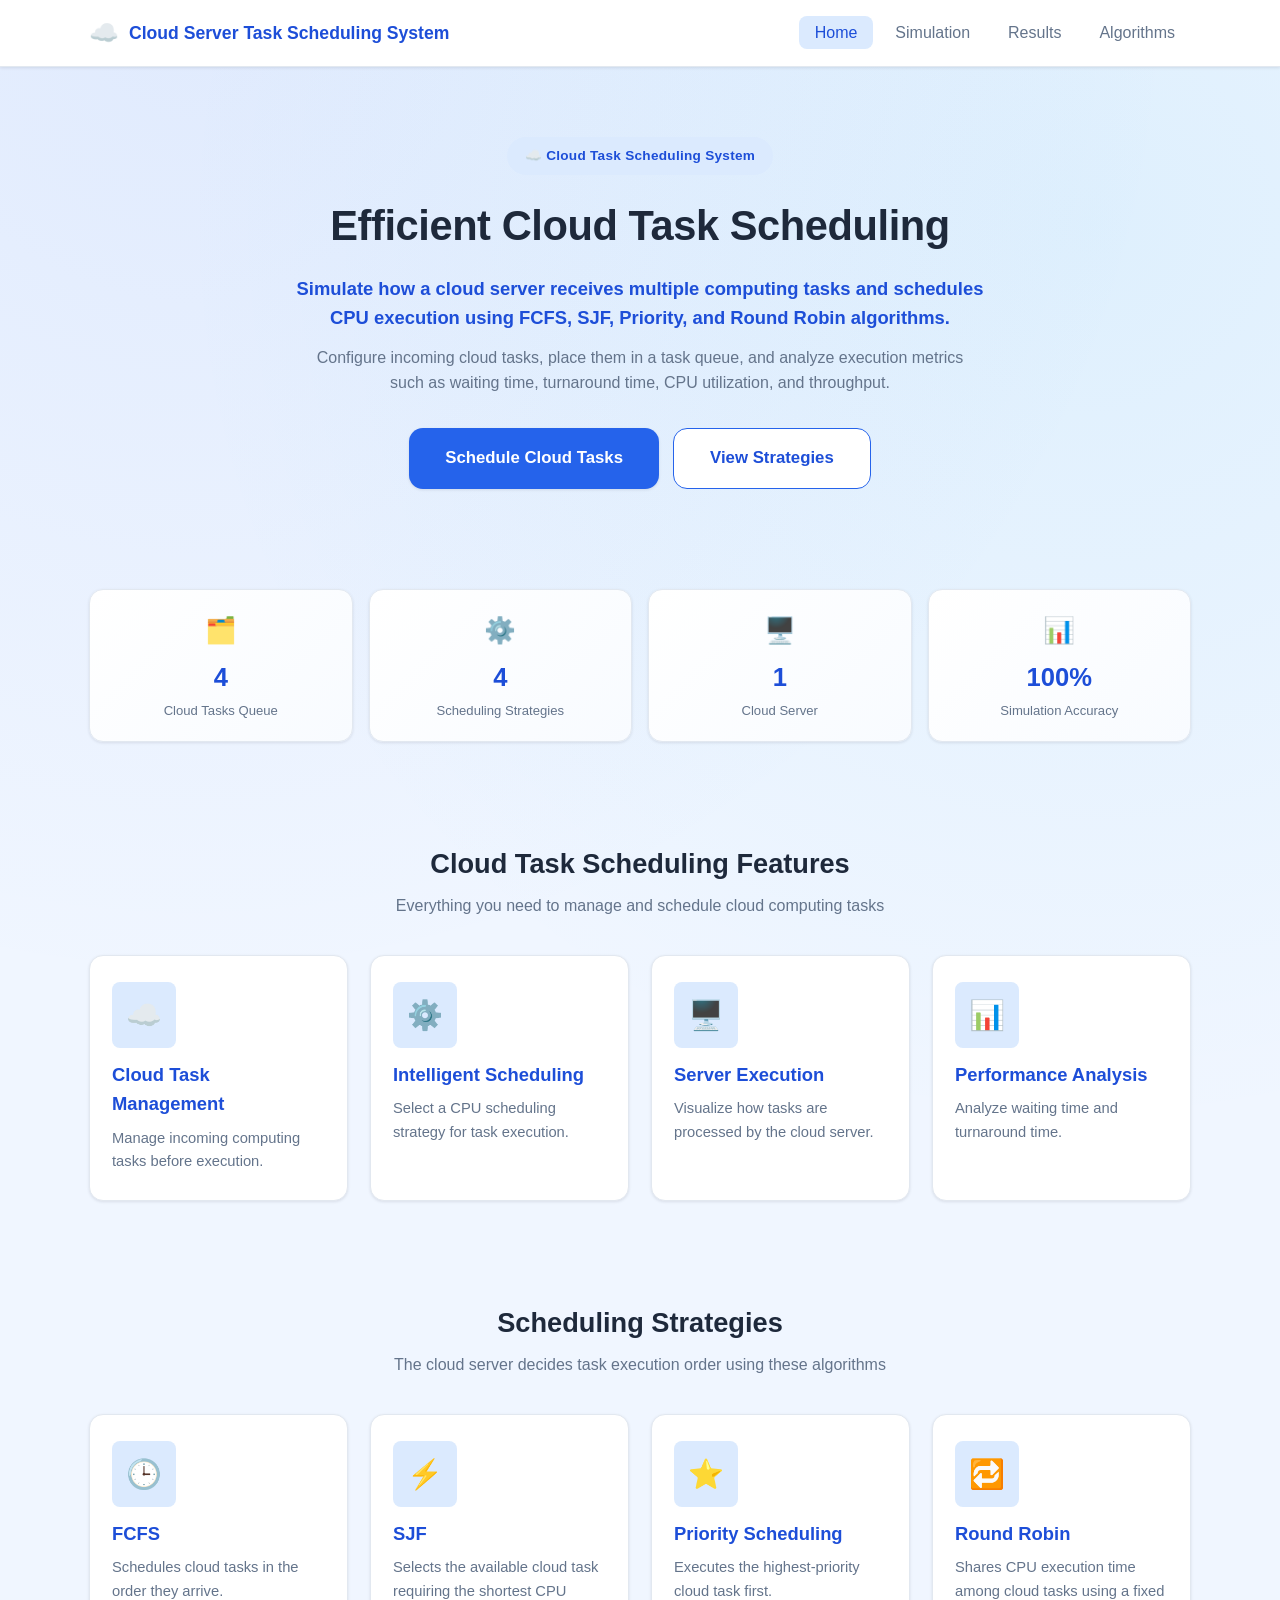
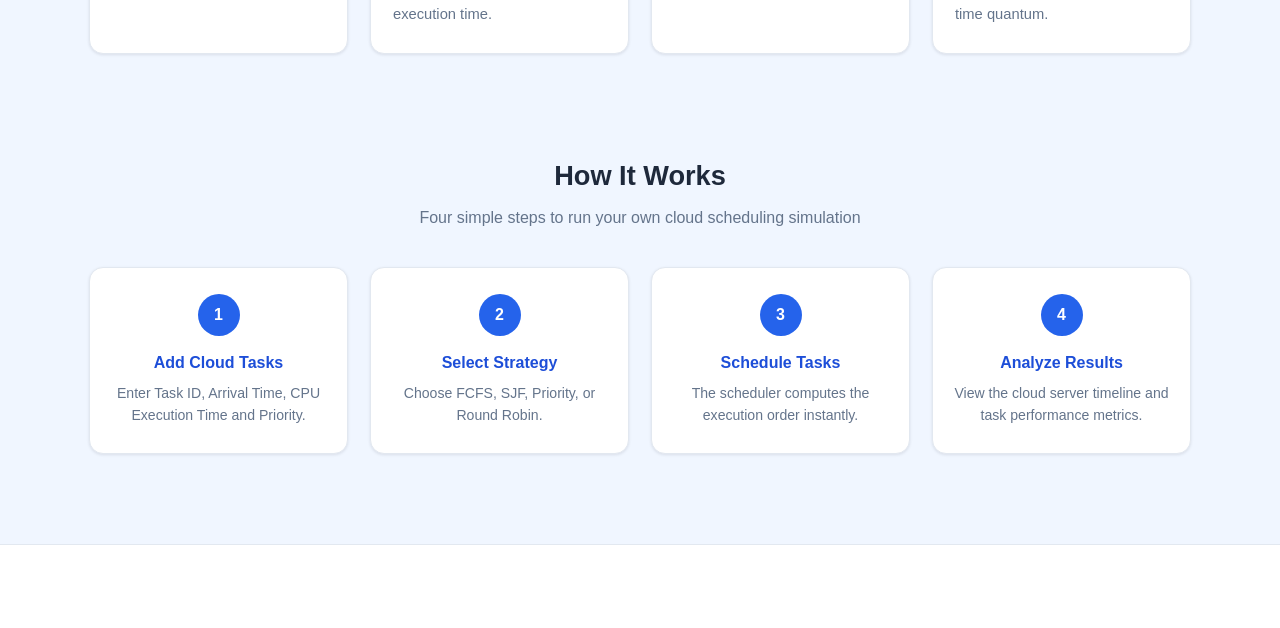
<file: index.html>
<!DOCTYPE html>
<html lang="en">
<head>
  <meta charset="UTF-8" />
  <meta name="viewport" content="width=device-width, initial-scale=1.0" />
  <title>Cloud Server Task Scheduling System</title>
  <link rel="stylesheet" href="css/style.css" />
</head>
<body>

  <!-- ===== Navigation Bar ===== -->
  <nav class="navbar">
    <div class="navbar-inner">
      <div class="brand">
        <span class="brand-icon">☁️</span>
        <span>Cloud Server Task Scheduling System</span>
      </div>
      <ul class="nav-links">
        <li><a href="index.html" class="active">Home</a></li>
        <li><a href="input.html">Simulation</a></li>
        <li><a href="result.html">Results</a></li>
        <li><a href="algorithms.html">Algorithms</a></li>
      </ul>
    </div>
  </nav>

<!-- ===== Hero Section ===== -->
  <header class="hero">
    <div class="container">
      <div class="hero-badge">☁️ Cloud Task Scheduling System</div>
      <h1>Efficient Cloud Task Scheduling</h1>
      <p class="subtitle">
        Simulate how a cloud server receives multiple computing tasks and schedules CPU execution
        using FCFS, SJF, Priority, and Round Robin algorithms.
      </p>
      <p class="description">
        Configure incoming cloud tasks, place them in a task queue, and analyze execution metrics
        such as waiting time, turnaround time, CPU utilization, and throughput.
      </p>
      <div class="hero-actions">
        <a href="input.html" class="btn btn-primary btn-large">Schedule Cloud Tasks</a>
        <a href="algorithms.html" class="btn btn-secondary btn-large">View Strategies</a>
      </div>
    </div>
  </header>

  <!-- ===== System Stats Strip ===== -->
  <section class="section stats-strip-section">
    <div class="container">
      <div class="stats-strip">
        <div class="strip-item">
          <div class="strip-icon">🗂️</div>
          <div class="strip-value">4</div>
          <div class="strip-label">Cloud Tasks Queue</div>
        </div>
        <div class="strip-item">
          <div class="strip-icon">⚙️</div>
          <div class="strip-value">4</div>
          <div class="strip-label">Scheduling Strategies</div>
        </div>
        <div class="strip-item">
          <div class="strip-icon">🖥️</div>
          <div class="strip-value">1</div>
          <div class="strip-label">Cloud Server</div>
        </div>
        <div class="strip-item">
          <div class="strip-icon">📊</div>
          <div class="strip-value">100%</div>
          <div class="strip-label">Simulation Accuracy</div>
        </div>
      </div>
    </div>
  </section>

  <!-- ===== Cloud Feature Cards ===== -->
  <section class="section">
    <div class="container">
      <h2 class="section-title">Cloud Task Scheduling Features</h2>
      <p class="section-subtitle">Everything you need to manage and schedule cloud computing tasks</p>

      <div class="cards-grid">
        <div class="card">
          <span class="card-icon">☁️</span>
          <h3>Cloud Task Management</h3>
          <p>Manage incoming computing tasks before execution.</p>
        </div>
        <div class="card">
          <span class="card-icon">⚙️</span>
          <h3>Intelligent Scheduling</h3>
          <p>Select a CPU scheduling strategy for task execution.</p>
        </div>
        <div class="card">
          <span class="card-icon">🖥️</span>
          <h3>Server Execution</h3>
          <p>Visualize how tasks are processed by the cloud server.</p>
        </div>
        <div class="card">
          <span class="card-icon">📊</span>
          <h3>Performance Analysis</h3>
          <p>Analyze waiting time and turnaround time.</p>
        </div>
      </div>
    </div>
  </section>

  <!-- ===== Scheduling Algorithm Section ===== -->
  <section class="section">
    <div class="container">
      <h2 class="section-title">Scheduling Strategies</h2>
      <p class="section-subtitle">The cloud server decides task execution order using these algorithms</p>

      <div class="cards-grid">
        <div class="card">
          <span class="card-icon">🕒</span>
          <h3>FCFS</h3>
          <p>Schedules cloud tasks in the order they arrive.</p>
        </div>
        <div class="card">
          <span class="card-icon">⚡</span>
          <h3>SJF</h3>
          <p>Selects the available cloud task requiring the shortest CPU execution time.</p>
        </div>
        <div class="card">
          <span class="card-icon">⭐</span>
          <h3>Priority Scheduling</h3>
          <p>Executes the highest-priority cloud task first.</p>
        </div>
        <div class="card">
          <span class="card-icon">🔁</span>
          <h3>Round Robin</h3>
          <p>Shares CPU execution time among cloud tasks using a fixed time quantum.</p>
        </div>
      </div>
    </div>
  </section>

  <!-- ===== How It Works ===== -->
  <section class="section">
    <div class="container">
      <h2 class="section-title">How It Works</h2>
      <p class="section-subtitle">Four simple steps to run your own cloud scheduling simulation</p>

      <div class="steps-grid">
        <div class="step-card">
          <div class="step-number">1</div>
          <h4>Add Cloud Tasks</h4>
          <p>Enter Task ID, Arrival Time, CPU Execution Time and Priority.</p>
        </div>
        <div class="step-card">
          <div class="step-number">2</div>
          <h4>Select Strategy</h4>
          <p>Choose FCFS, SJF, Priority, or Round Robin.</p>
        </div>
        <div class="step-card">
          <div class="step-number">3</div>
          <h4>Schedule Tasks</h4>
          <p>The scheduler computes the execution order instantly.</p>
        </div>
        <div class="step-card">
          <div class="step-number">4</div>
          <h4>Analyze Results</h4>
          <p>View the cloud server timeline and task performance metrics.</p>
        </div>
      </div>
    </div>
  </section>

<!-- ===== Footer ===== -->
  <footer class="footer">
    &nbsp;
  </footer>

</body>
</html>
</file>
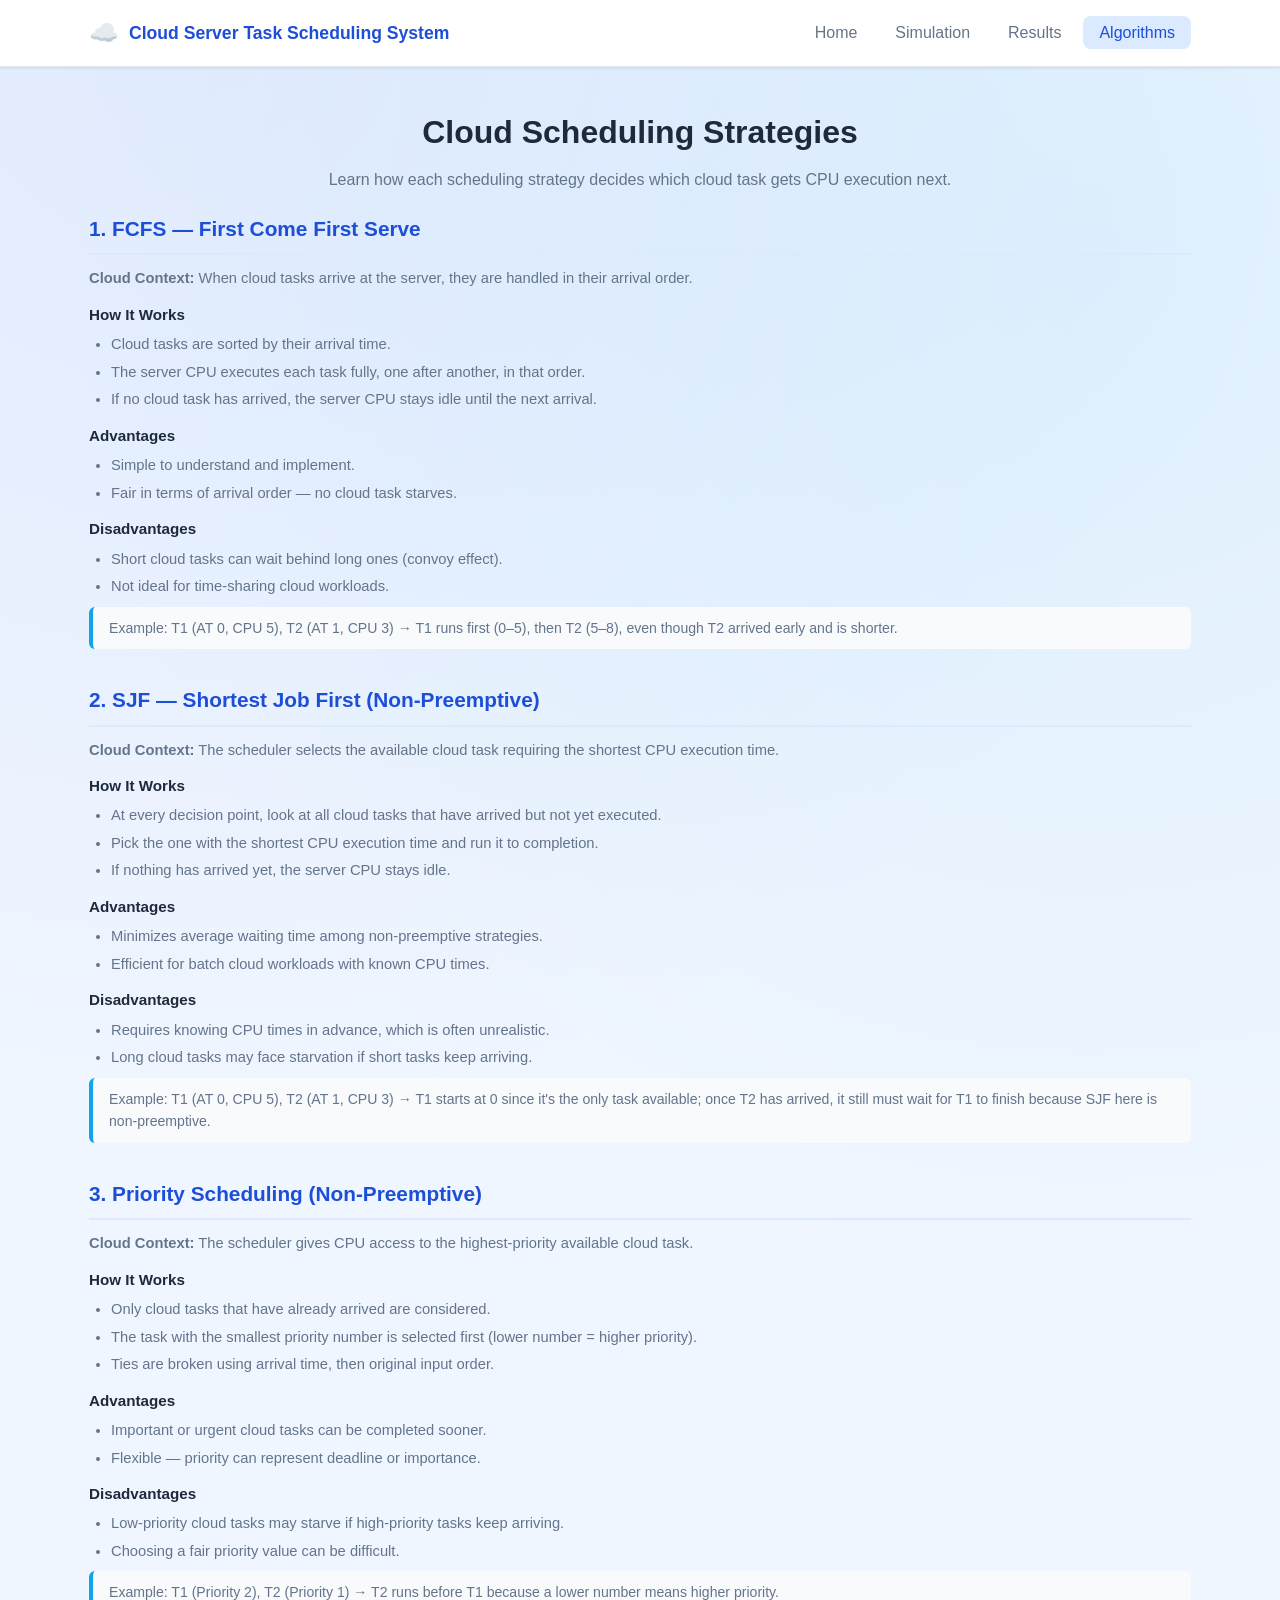
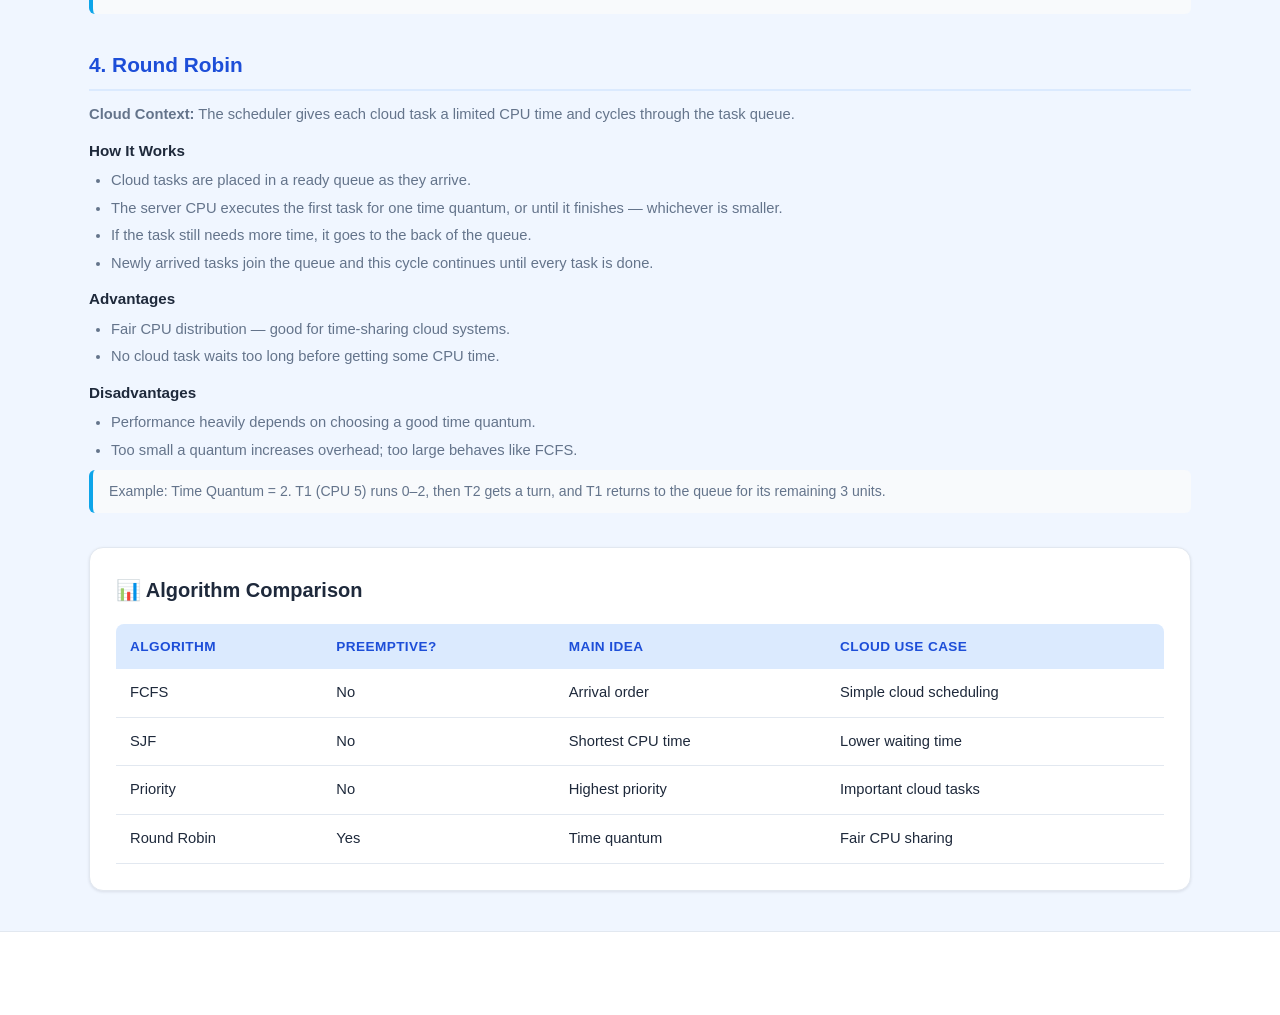
<file: algorithms.html>
<!DOCTYPE html>
<html lang="en">
<head>
  <meta charset="UTF-8" />
  <meta name="viewport" content="width=device-width, initial-scale=1.0" />
  <title>Cloud Scheduling Strategies - Cloud Server Task Scheduling System</title>
  <link rel="stylesheet" href="css/style.css" />
</head>
<body>

  <!-- ===== Navigation Bar ===== -->
  <nav class="navbar">
    <div class="navbar-inner">
      <div class="brand">
        <span class="brand-icon">☁️</span>
        <span>Cloud Server Task Scheduling System</span>
      </div>
      <ul class="nav-links">
        <li><a href="index.html">Home</a></li>
        <li><a href="input.html">Simulation</a></li>
        <li><a href="result.html">Results</a></li>
        <li><a href="algorithms.html" class="active">Algorithms</a></li>
      </ul>
    </div>
  </nav>

  <div class="container">

    <div class="page-header">
      <h1>Cloud Scheduling Strategies</h1>
      <p>Learn how each scheduling strategy decides which cloud task gets CPU execution next.</p>
    </div>

    <!-- ===== FCFS ===== -->
    <section class="algo-info-block">
      <h2>1. FCFS — First Come First Serve</h2>
      <p><strong>Cloud Context:</strong> When cloud tasks arrive at the server, they are handled in their arrival order.</p>

      <h4>How It Works</h4>
      <ul>
        <li>Cloud tasks are sorted by their arrival time.</li>
        <li>The server CPU executes each task fully, one after another, in that order.</li>
        <li>If no cloud task has arrived, the server CPU stays idle until the next arrival.</li>
      </ul>

      <h4>Advantages</h4>
      <ul>
        <li>Simple to understand and implement.</li>
        <li>Fair in terms of arrival order — no cloud task starves.</li>
      </ul>

      <h4>Disadvantages</h4>
      <ul>
        <li>Short cloud tasks can wait behind long ones (convoy effect).</li>
        <li>Not ideal for time-sharing cloud workloads.</li>
      </ul>

      <div class="example-box">
        Example: T1 (AT 0, CPU 5), T2 (AT 1, CPU 3) → T1 runs first (0–5), then T2 (5–8), even though T2 arrived early and is shorter.
      </div>
    </section>

    <!-- ===== SJF ===== -->
    <section class="algo-info-block">
      <h2>2. SJF — Shortest Job First (Non-Preemptive)</h2>
      <p><strong>Cloud Context:</strong> The scheduler selects the available cloud task requiring the shortest CPU execution time.</p>

      <h4>How It Works</h4>
      <ul>
        <li>At every decision point, look at all cloud tasks that have arrived but not yet executed.</li>
        <li>Pick the one with the shortest CPU execution time and run it to completion.</li>
        <li>If nothing has arrived yet, the server CPU stays idle.</li>
      </ul>

      <h4>Advantages</h4>
      <ul>
        <li>Minimizes average waiting time among non-preemptive strategies.</li>
        <li>Efficient for batch cloud workloads with known CPU times.</li>
      </ul>

      <h4>Disadvantages</h4>
      <ul>
        <li>Requires knowing CPU times in advance, which is often unrealistic.</li>
        <li>Long cloud tasks may face starvation if short tasks keep arriving.</li>
      </ul>

      <div class="example-box">
        Example: T1 (AT 0, CPU 5), T2 (AT 1, CPU 3) → T1 starts at 0 since it's the only task available; once T2 has arrived, it still must wait for T1 to finish because SJF here is non-preemptive.
      </div>
    </section>

    <!-- ===== Priority Scheduling ===== -->
    <section class="algo-info-block">
      <h2>3. Priority Scheduling (Non-Preemptive)</h2>
      <p><strong>Cloud Context:</strong> The scheduler gives CPU access to the highest-priority available cloud task.</p>

      <h4>How It Works</h4>
      <ul>
        <li>Only cloud tasks that have already arrived are considered.</li>
        <li>The task with the smallest priority number is selected first (lower number = higher priority).</li>
        <li>Ties are broken using arrival time, then original input order.</li>
      </ul>

      <h4>Advantages</h4>
      <ul>
        <li>Important or urgent cloud tasks can be completed sooner.</li>
        <li>Flexible — priority can represent deadline or importance.</li>
      </ul>

      <h4>Disadvantages</h4>
      <ul>
        <li>Low-priority cloud tasks may starve if high-priority tasks keep arriving.</li>
        <li>Choosing a fair priority value can be difficult.</li>
      </ul>

      <div class="example-box">
        Example: T1 (Priority 2), T2 (Priority 1) → T2 runs before T1 because a lower number means higher priority.
      </div>
    </section>

    <!-- ===== Round Robin ===== -->
    <section class="algo-info-block">
      <h2>4. Round Robin</h2>
      <p><strong>Cloud Context:</strong> The scheduler gives each cloud task a limited CPU time and cycles through the task queue.</p>

      <h4>How It Works</h4>
      <ul>
        <li>Cloud tasks are placed in a ready queue as they arrive.</li>
        <li>The server CPU executes the first task for one time quantum, or until it finishes — whichever is smaller.</li>
        <li>If the task still needs more time, it goes to the back of the queue.</li>
        <li>Newly arrived tasks join the queue and this cycle continues until every task is done.</li>
      </ul>

      <h4>Advantages</h4>
      <ul>
        <li>Fair CPU distribution — good for time-sharing cloud systems.</li>
        <li>No cloud task waits too long before getting some CPU time.</li>
      </ul>

      <h4>Disadvantages</h4>
      <ul>
        <li>Performance heavily depends on choosing a good time quantum.</li>
        <li>Too small a quantum increases overhead; too large behaves like FCFS.</li>
      </ul>

      <div class="example-box">
        Example: Time Quantum = 2. T1 (CPU 5) runs 0–2, then T2 gets a turn, and T1 returns to the queue for its remaining 3 units.
      </div>
    </section>

    <!-- ===== Comparison Table ===== -->
    <section class="panel">
      <h2>📊 Algorithm Comparison</h2>
      <div class="table-wrapper">
        <table>
          <thead>
            <tr>
              <th>Algorithm</th>
              <th>Preemptive?</th>
              <th>Main Idea</th>
              <th>Cloud Use Case</th>
            </tr>
          </thead>
          <tbody>
            <tr>
              <td>FCFS</td>
              <td>No</td>
              <td>Arrival order</td>
              <td>Simple cloud scheduling</td>
            </tr>
            <tr>
              <td>SJF</td>
              <td>No</td>
              <td>Shortest CPU time</td>
              <td>Lower waiting time</td>
            </tr>
            <tr>
              <td>Priority</td>
              <td>No</td>
              <td>Highest priority</td>
              <td>Important cloud tasks</td>
            </tr>
            <tr>
              <td>Round Robin</td>
              <td>Yes</td>
              <td>Time quantum</td>
              <td>Fair CPU sharing</td>
            </tr>
          </tbody>
        </table>
      </div>
    </section>

  </div>

<!-- ===== Footer ===== -->
  <footer class="footer">
    &nbsp;
  </footer>

</body>
</html>
</file>
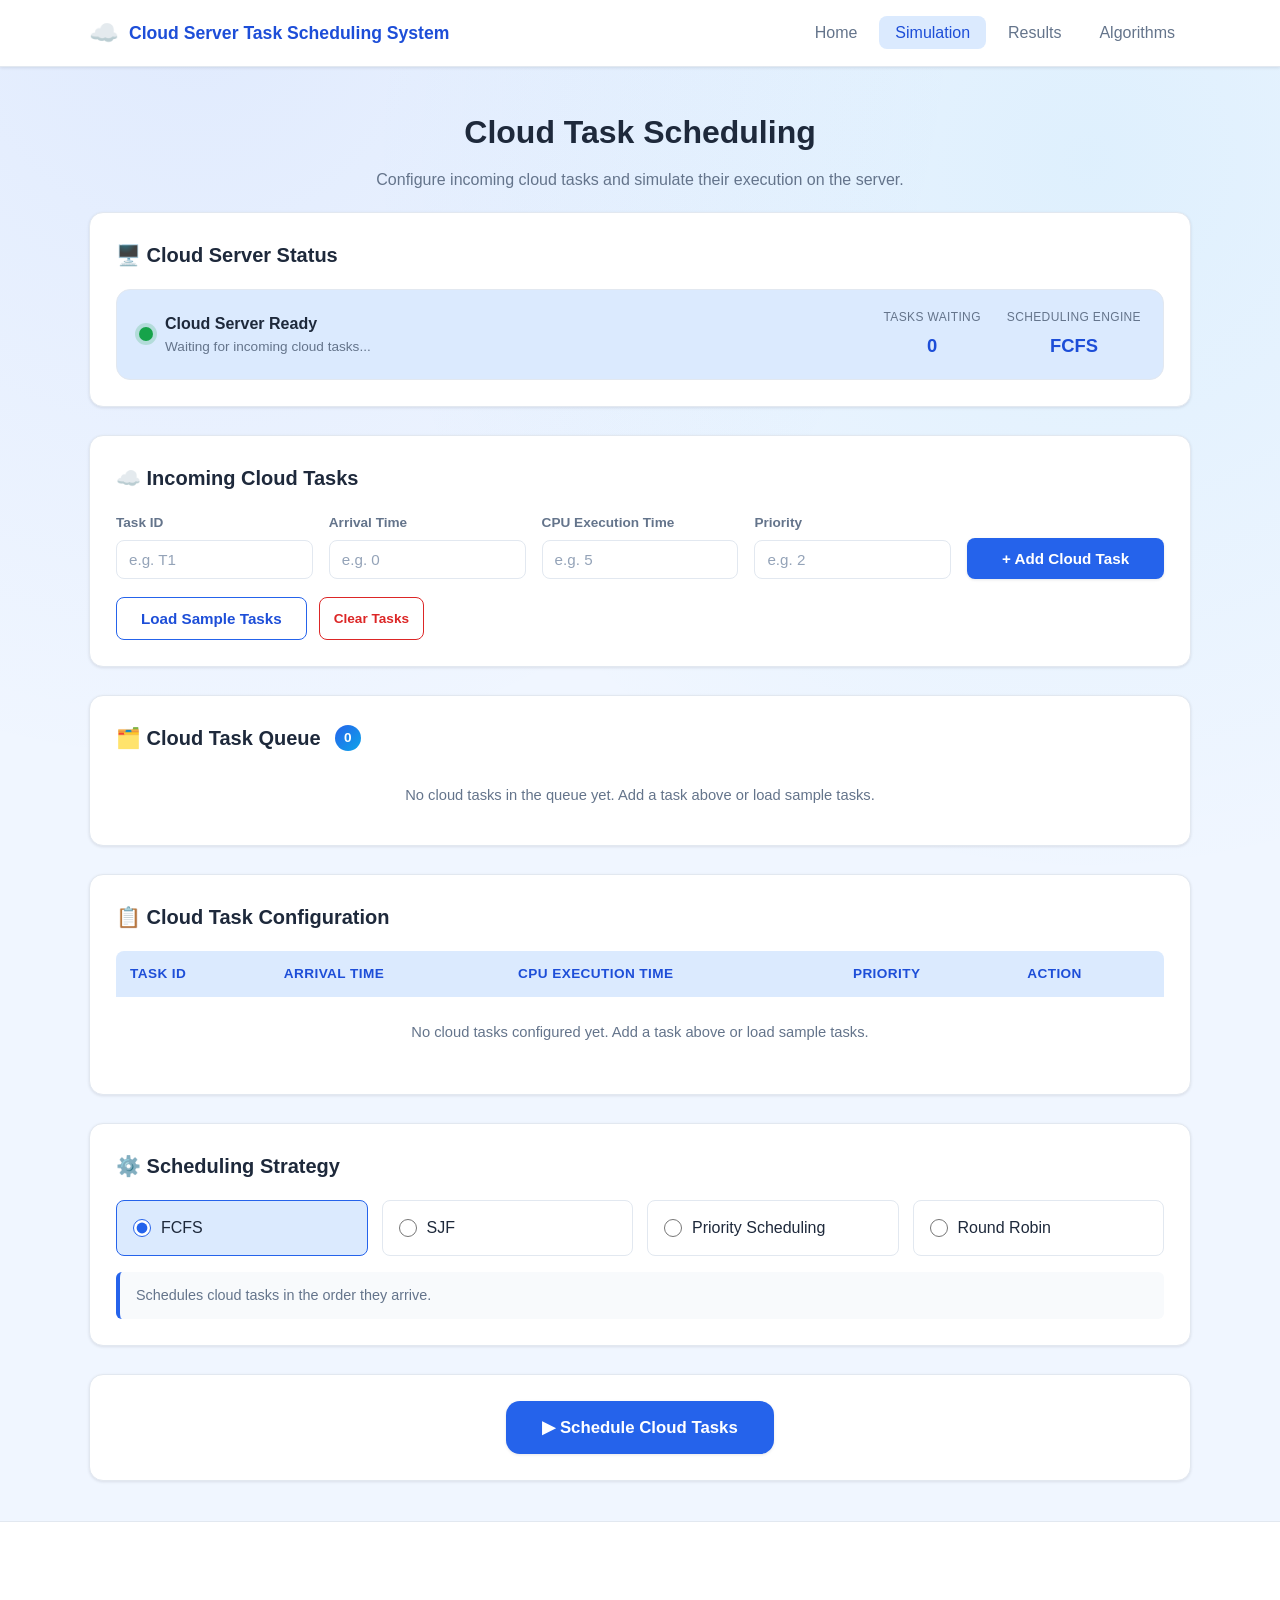
<file: input.html>
<!DOCTYPE html>
<html lang="en">
<head>
  <meta charset="UTF-8" />
  <meta name="viewport" content="width=device-width, initial-scale=1.0" />
  <title>Cloud Task Scheduler - Cloud Server Task Scheduling System</title>
  <link rel="stylesheet" href="css/style.css" />
</head>
<body>

  <!-- ===== Navigation Bar ===== -->
  <nav class="navbar">
    <div class="navbar-inner">
      <div class="brand">
        <span class="brand-icon">☁️</span>
        <span>Cloud Server Task Scheduling System</span>
      </div>
      <ul class="nav-links">
        <li><a href="index.html">Home</a></li>
        <li><a href="input.html" class="active">Simulation</a></li>
        <li><a href="result.html">Results</a></li>
        <li><a href="algorithms.html">Algorithms</a></li>
      </ul>
    </div>
  </nav>

  <div class="container">

    <!-- ===== Page Header ===== -->
    <div class="page-header">
      <h1>Cloud Task Scheduling</h1>
      <p>Configure incoming cloud tasks and simulate their execution on the server.</p>
    </div>

    <!-- ===== Cloud Server Status ===== -->
    <section class="panel">
      <h2>🖥️ Cloud Server Status</h2>
      <div class="server-status">
        <div class="ss-left">
          <div class="ss-dot"></div>
          <div>
            <div class="ss-title" id="serverStatusTitle">Cloud Server Ready</div>
            <div class="ss-sub" id="serverStatusSub">Waiting for incoming cloud tasks...</div>
          </div>
        </div>
        <div class="ss-stats">
          <div class="ss-stat">
            <div class="label">Tasks Waiting</div>
            <div class="value" id="ssTasksWaiting">0</div>
          </div>
          <div class="ss-stat">
            <div class="label">Scheduling Engine</div>
            <div class="value" id="ssEngine">Ready</div>
          </div>
        </div>
      </div>
    </section>

    <!-- ===== Cloud Task Input ===== -->
    <section class="panel">
      <h2>☁️ Incoming Cloud Tasks</h2>

      <form id="processForm">
        <div class="form-grid">
          <div class="form-group">
            <label for="processId">Task ID</label>
            <input type="text" id="processId" placeholder="e.g. T1" aria-label="Task ID" />
          </div>
          <div class="form-group">
            <label for="arrivalTime">Arrival Time</label>
            <input type="number" id="arrivalTime" placeholder="e.g. 0" min="0" aria-label="Arrival Time" />
          </div>
          <div class="form-group">
            <label for="burstTime">CPU Execution Time</label>
            <input type="number" id="burstTime" placeholder="e.g. 5" min="1" aria-label="CPU Execution Time" />
          </div>
          <div class="form-group">
            <label for="priority">Priority</label>
            <input type="number" id="priority" placeholder="e.g. 2" min="1" aria-label="Priority" />
          </div>
          <div class="form-group">
            <button type="submit" class="btn btn-primary" id="addTaskBtn">+ Add Cloud Task</button>
          </div>
        </div>

        <div class="error-message" id="formError" aria-live="polite"></div>
      </form>

      <div class="form-actions">
        <button type="button" class="btn btn-secondary" id="sampleDataBtn">Load Sample Tasks</button>
        <button type="button" class="btn btn-danger" id="clearAllBtn">Clear Tasks</button>
      </div>
    </section>

    <!-- ===== Feedback Toast ===== -->
    <div class="toast" id="toast" aria-live="polite"></div>

<!-- ===== Cloud Task Queue ===== -->
    <section class="panel">
      <h2>🗂️ Cloud Task Queue <span class="queue-badge" id="queueCount">0</span></h2>
      <div class="task-queue" id="taskQueue"></div>
      <p class="task-queue-empty" id="taskQueueEmpty">No cloud tasks in the queue yet. Add a task above or load sample tasks.</p>
    </section>

    <!-- ===== Cloud Task Table ===== -->
    <section class="panel">
      <h2>📋 Cloud Task Configuration</h2>
      <div class="table-wrapper">
        <table id="processTable">
          <thead>
            <tr>
              <th>Task ID</th>
              <th>Arrival Time</th>
              <th>CPU Execution Time</th>
              <th>Priority</th>
              <th>Action</th>
            </tr>
          </thead>
          <tbody id="processTableBody">
            <!-- Rows added dynamically by js/input.js -->
          </tbody>
        </table>
      </div>
      <p class="empty-state" id="emptyStateMessage">No cloud tasks configured yet. Add a task above or load sample tasks.</p>
    </section>

    <!-- ===== Scheduling Strategy Selection ===== -->
    <section class="panel">
      <h2>⚙️ Scheduling Strategy</h2>

      <div class="algo-options" id="algoOptions">
        <label class="algo-option" data-algo="fcfs">
          <input type="radio" name="algorithm" value="fcfs" checked />
          <span>FCFS</span>
        </label>
        <label class="algo-option" data-algo="sjf">
          <input type="radio" name="algorithm" value="sjf" />
          <span>SJF</span>
        </label>
        <label class="algo-option" data-algo="priority">
          <input type="radio" name="algorithm" value="priority" />
          <span>Priority Scheduling</span>
        </label>
        <label class="algo-option" data-algo="rr">
          <input type="radio" name="algorithm" value="rr" />
          <span>Round Robin</span>
        </label>
      </div>

      <p class="algo-description" id="algoDescription">
        Schedules cloud tasks in the order they arrive.
      </p>

      <div class="form-group" id="timeQuantumGroup">
        <label for="timeQuantum">Time Quantum</label>
        <input type="number" id="timeQuantum" placeholder="e.g. 2" min="1" aria-label="Time Quantum" />
      </div>
    </section>

<!-- ===== Schedule Cloud Tasks ===== -->
    <section class="panel text-center">
      <button type="button" class="btn btn-primary btn-large" id="runSimulationBtn">▶ Schedule Cloud Tasks</button>
      <div class="error-message" id="simulationError" aria-live="polite"></div>
    </section>

  </div>

<!-- ===== Footer ===== -->
  <footer class="footer">
    &nbsp;
  </footer>

  <script src="js/scheduling.js"></script>
  <script src="js/input.js"></script>
</body>
</html>
</file>
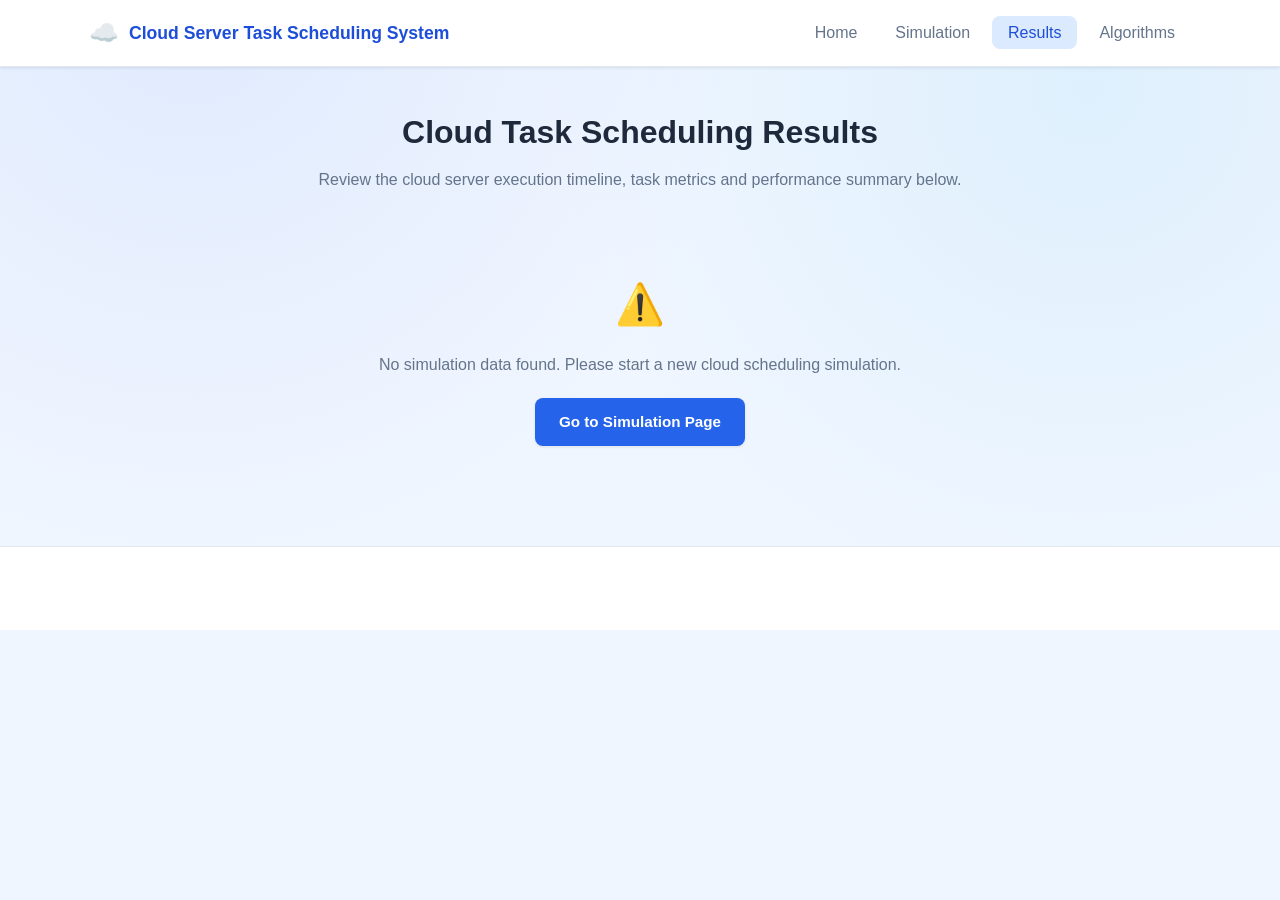
<file: result.html>
<!DOCTYPE html>
<html lang="en">
<head>
  <meta charset="UTF-8" />
  <meta name="viewport" content="width=device-width, initial-scale=1.0" />
  <title>Results - Cloud Server Task Scheduling System</title>
  <link rel="stylesheet" href="css/style.css" />
</head>
<body>

  <!-- ===== Navigation Bar ===== -->
  <nav class="navbar">
    <div class="navbar-inner">
      <div class="brand">
        <span class="brand-icon">☁️</span>
        <span>Cloud Server Task Scheduling System</span>
      </div>
      <ul class="nav-links">
        <li><a href="index.html">Home</a></li>
        <li><a href="input.html">Simulation</a></li>
        <li><a href="result.html" class="active">Results</a></li>
        <li><a href="algorithms.html">Algorithms</a></li>
      </ul>
    </div>
  </nav>

  <div class="container">

    <div class="page-header">
      <h1>Cloud Task Scheduling Results</h1>
      <p>Review the cloud server execution timeline, task metrics and performance summary below.</p>
    </div>

    <!-- ===== No Data Message (shown only if localStorage is empty) ===== -->
    <div class="no-data-box" id="noDataBox" style="display:none;">
      <div class="icon">⚠️</div>
      <p>No simulation data found. Please start a new cloud scheduling simulation.</p>
      <a href="input.html" class="btn btn-primary">Go to Simulation Page</a>
    </div>

    <!-- ===== Results Content (hidden until data is loaded) ===== -->
    <div id="resultsContent" style="display:none;">

      <!-- ===== Server Execution Status ===== -->
      <div class="execution-status">
        <div class="es-header">
          <div class="es-icon">🖥️</div>
          <div class="es-title">Cloud Server</div>
          <span class="es-status-pill" id="esStatusPill">Processing Complete ✓</span>
        </div>
        <div class="es-grid">
          <div class="es-item">
            <div class="label">Scheduler</div>
            <div class="value" id="esScheduler">—</div>
          </div>
          <div class="es-item">
            <div class="label">Tasks Processed</div>
            <div class="value" id="esTasksProcessed">—</div>
          </div>
        </div>
        <div class="es-timeline">Server Timeline: <strong id="esTimeline">—</strong></div>
      </div>

<!-- ===== Summary Bar ===== -->
      <div class="summary-bar">
        <div class="summary-item">
          <div class="label">Algorithm</div>
          <div class="value" id="summaryAlgorithm">—</div>
        </div>
        <div class="summary-item">
          <div class="label">Number of Cloud Tasks</div>
          <div class="value" id="summaryProcessCount">—</div>
        </div>
        <div class="summary-item">
          <div class="label">Time Quantum</div>
          <div class="value" id="summaryTimeQuantum">—</div>
        </div>
      </div>

      <!-- ===== Cloud Server Execution Timeline (Gantt Chart) ===== -->
      <section class="panel">
        <h2>📊 Cloud Server Execution Timeline</h2>
        <p class="mb-20" style="color:var(--color-text-light);font-size:0.9rem;">
          Which cloud task is using the server CPU at each point in time. "IDLE" means the cloud server has no available task.
        </p>
        <div class="gantt-wrapper">
          <div class="gantt-blocks" id="ganttBlocks"></div>
          <div class="gantt-times" id="ganttTimes"></div>
        </div>
        <div class="gantt-legend">
          <span class="legend-item"><span class="legend-swatch task-swatch"></span> Cloud Task execution</span>
          <span class="legend-item"><span class="legend-swatch idle-swatch"></span> IDLE (no available task)</span>
        </div>
      </section>

      <!-- ===== Cloud Task Execution Results ===== -->
      <section class="panel">
        <h2>📋 Cloud Task Execution Results</h2>
        <div class="table-wrapper">
          <table>
            <thead>
              <tr>
                <th>Task ID</th>
                <th>Arrival Time</th>
                <th>CPU Execution Time</th>
                <th>Priority</th>
                <th>Completion Time</th>
                <th>Turnaround Time</th>
                <th>Waiting Time</th>
              </tr>
            </thead>
            <tbody id="resultsTableBody"></tbody>
          </table>
        </div>
        <p class="mt-20" style="color:var(--color-text-light);font-size:0.88rem;">
          Waiting Time represents how long a cloud task waits before receiving CPU execution.<br />
          Turnaround Time represents the total time taken from task arrival until task completion.
        </p>
      </section>

      <!-- ===== Cloud Scheduling Performance ===== -->
      <section class="panel">
        <h2>📈 Cloud Scheduling Performance</h2>
        <div class="stats-grid">
          <div class="stat-card">
            <div class="stat-icon">☁️</div>
            <div class="stat-label">Tasks Received</div>
            <div class="stat-value" id="metricTasksReceived">—</div>
          </div>
          <div class="stat-card">
            <div class="stat-icon">🖥️</div>
            <div class="stat-label">Tasks Completed</div>
            <div class="stat-value" id="metricTasksCompleted">—</div>
          </div>
          <div class="stat-card">
            <div class="stat-icon">⏱️</div>
            <div class="stat-label">Average Waiting Time</div>
            <div class="stat-value" id="avgWaitingTime">—</div>
          </div>
          <div class="stat-card">
            <div class="stat-icon">⏱️</div>
            <div class="stat-label">Average Turnaround Time</div>
            <div class="stat-value" id="avgTurnaroundTime">—</div>
          </div>
<div class="stat-card">
            <div class="stat-icon">⚙️</div>
            <div class="stat-label">Selected Scheduler</div>
            <div class="stat-value" id="selectedScheduler" style="font-size:1.4rem;">—</div>
          </div>
          <div class="stat-card">
            <div class="stat-icon">⏱️</div>
            <div class="stat-label">Total Execution Time</div>
            <div class="stat-value" id="totalExecutionTime">—</div>
          </div>
          <div class="stat-card">
            <div class="stat-icon">⚡</div>
            <div class="stat-label">CPU Utilization</div>
            <div class="stat-value" id="cpuUtilization">—</div>
          </div>
          <div class="stat-card">
            <div class="stat-icon">🚀</div>
            <div class="stat-label">Throughput</div>
            <div class="stat-value" id="throughput">—</div>
          </div>
        </div>
      </section>

<!-- ===== Performance Comparison ===== -->
      <section class="panel">
        <h2>📉 Scheduling Performance Analysis</h2>
        <div class="bar-row">
          <div class="bar-label">Average Waiting Time</div>
          <div class="bar-track"><div class="bar-fill" id="barWaiting"></div></div>
          <div class="bar-value" id="barWaitingValue">—</div>
        </div>
        <div class="bar-row">
          <div class="bar-label">Average Turnaround Time</div>
          <div class="bar-track"><div class="bar-fill" id="barTurnaround"></div></div>
          <div class="bar-value" id="barTurnaroundValue">—</div>
        </div>
      </section>

      <!-- ===== Result Page Buttons ===== -->
      <section class="panel text-center">
        <a href="input.html" class="btn btn-secondary">← Back to Input</a>
        <button type="button" class="btn btn-primary" id="newSimulationBtn">New Simulation</button>
      </section>

    </div>
  </div>

<!-- ===== Footer ===== -->
  <footer class="footer">
    &nbsp;
  </footer>

  <script src="js/scheduling.js"></script>
  <script src="js/result.js"></script>
</body>
</html>
</file>
<file: css/style.css>
/* ============================================
   Cloud Server Task Scheduling System
   Main Stylesheet (Professional Light Cloud Theme)
   ============================================ */

/* ---------- CSS Variables ---------- */
:root {
  --color-bg: #f0f6ff;
  --color-surface: #ffffff;
  --color-primary: #2563eb;
  --color-primary-dark: #1d4ed8;
  --color-primary-light: #dbeafe;
  --color-secondary: #64748b;
  --color-accent: #0ea5e9;
  --color-success: #16a34a;
  --color-danger: #dc2626;
  --color-danger-dark: #b91c1c;
  --color-text: #1e293b;
  --color-text-light: #64748b;
  --color-border: #e2e8f0;
  --color-idle: #94a3b8;

  --radius-sm: 8px;
  --radius-md: 14px;
  --radius-lg: 20px;

  --shadow-sm: 0 1px 3px rgba(15, 23, 42, 0.1);
  --shadow-md: 0 8px 22px rgba(15, 23, 42, 0.1);
  --shadow-lg: 0 14px 34px rgba(15, 23, 42, 0.12);

  --font-main: 'Segoe UI', Roboto, Helvetica, Arial, sans-serif;
}

/* ---------- Reset ---------- */
* {
  box-sizing: border-box;
  margin: 0;
  padding: 0;
}

html {
  scroll-behavior: smooth;
}

body {
  font-family: var(--font-main);
  background-color: var(--color-bg);
  background-image:
    radial-gradient(circle at 15% 0%, rgba(37, 99, 235, 0.08) 0%, transparent 40%),
    radial-gradient(circle at 85% 10%, rgba(14, 165, 233, 0.08) 0%, transparent 40%);
  color: var(--color-text);
  line-height: 1.6;
  min-height: 100vh;
}

a {
  text-decoration: none;
  color: inherit;
}

ul {
  list-style: none;
}

img {
  max-width: 100%;
  display: block;
}

button {
  font-family: inherit;
  cursor: pointer;
}

.container {
  max-width: 1150px;
  margin: 0 auto;
  padding: 0 24px;
}

::selection {
  background: var(--color-primary);
  color: #fff;
}

/* ---------- Navigation Bar ---------- */
.navbar {
  background-color: var(--color-surface);
  border-bottom: 1px solid var(--color-border);
  position: sticky;
  top: 0;
  z-index: 100;
  box-shadow: var(--shadow-sm);
}

.navbar-inner {
  max-width: 1150px;
  margin: 0 auto;
  padding: 14px 24px;
  display: flex;
  align-items: center;
  justify-content: space-between;
  flex-wrap: wrap;
  gap: 12px;
}

.brand {
  display: flex;
  align-items: center;
  gap: 10px;
  font-weight: 700;
  font-size: 1.1rem;
  color: var(--color-primary-dark);
}

.brand-icon {
  font-size: 1.5rem;
}

.nav-links {
  display: flex;
  gap: 6px;
  flex-wrap: wrap;
}

.nav-links a {
  padding: 8px 16px;
  border-radius: var(--radius-sm);
  font-weight: 500;
  color: var(--color-text-light);
  transition: background-color 0.2s ease, color 0.2s ease;
}

.nav-links a:hover,
.nav-links a.active {
  background-color: var(--color-primary-light);
  color: var(--color-primary-dark);
}

/* ---------- Buttons ---------- */
.btn {
  display: inline-flex;
  align-items: center;
  justify-content: center;
  gap: 8px;
  padding: 12px 24px;
  border: none;
  border-radius: var(--radius-sm);
  font-size: 0.95rem;
  font-weight: 600;
  transition: transform 0.15s ease, box-shadow 0.15s ease, background-color 0.15s ease;
}

.btn:active {
  transform: translateY(1px);
}

.btn-primary {
  background-color: var(--color-primary);
  color: #fff;
  box-shadow: var(--shadow-sm);
}

.btn-primary:hover {
  background-color: var(--color-primary-dark);
  box-shadow: var(--shadow-md);
}

.btn-secondary {
  background-color: var(--color-surface);
  color: var(--color-primary-dark);
  border: 1.5px solid var(--color-primary);
}

.btn-secondary:hover {
  background-color: var(--color-primary-light);
}

.btn-danger {
  background-color: #fff;
  color: var(--color-danger);
  border: 1.5px solid var(--color-danger);
  padding: 8px 14px;
  font-size: 0.85rem;
}

.btn-danger:hover {
  background-color: var(--color-danger);
  color: #fff;
}

.btn-large {
  padding: 16px 36px;
  font-size: 1.05rem;
  border-radius: var(--radius-md);
}

.btn-block {
  width: 100%;
}

.btn:disabled {
  opacity: 0.6;
  cursor: not-allowed;
}

/* ---------- Hero Section ---------- */
.hero {
  padding: 70px 0 50px;
  text-align: center;
}

.hero-badge {
  display: inline-block;
  background-color: var(--color-primary-light);
  color: var(--color-primary-dark);
  font-weight: 600;
  font-size: 0.85rem;
  padding: 8px 18px;
  border-radius: 20px;
  margin-bottom: 18px;
  letter-spacing: 0.02em;
}

.hero h1 {
  font-size: 2.6rem;
  color: var(--color-text);
  margin-bottom: 14px;
  letter-spacing: -0.01em;
}

.hero .subtitle {
  font-size: 1.15rem;
  color: var(--color-primary-dark);
  font-weight: 600;
  max-width: 720px;
  margin: 0 auto 12px;
}

.hero .description {
  color: var(--color-text-light);
  max-width: 680px;
  margin: 0 auto 32px;
  font-size: 1rem;
}

.hero-actions {
  display: flex;
  justify-content: center;
  gap: 14px;
  flex-wrap: wrap;
}

/* ---------- Flow Visual (User Requests -> ... -> Completed Tasks) ---------- */
.flow-visual {
  max-width: 720px;
  margin: 30px auto;
  display: flex;
  flex-direction: column;
  gap: 6px;
}

.flow-node {
  background-color: var(--color-surface);
  border: 1px solid var(--color-border);
  border-radius: var(--radius-md);
  padding: 14px 20px;
  box-shadow: var(--shadow-sm);
  display: flex;
  align-items: center;
  justify-content: center;
  gap: 10px;
  font-weight: 600;
  color: var(--color-primary-dark);
}

.flow-node .node-icon {
  font-size: 1.4rem;
}

.flow-node.cloud {
  border-color: var(--color-accent);
  background: linear-gradient(135deg, #e0f2fe, #ffffff);
}

.flow-node.server {
  border-color: var(--color-primary);
  background: linear-gradient(135deg, var(--color-primary-light), #ffffff);
}

.flow-arrow {
  text-align: center;
  color: var(--color-accent);
  font-size: 1.2rem;
  line-height: 1;
}

/* ---------- Cloud Server Visual ---------- */
.cloud-visual {
  background-color: var(--color-surface);
  border-radius: var(--radius-lg);
  box-shadow: var(--shadow-md);
  padding: 40px 20px;
  margin: 40px auto;
  max-width: 700px;
  text-align: center;
}

.cloud-visual .cloud-icon {
  font-size: 3rem;
}

.cloud-visual .arrow {
  font-size: 1.4rem;
  color: var(--color-secondary);
  margin: 8px 0;
}

.cloud-visual .server-box {
  display: inline-block;
  background-color: var(--color-primary-light);
  color: var(--color-primary-dark);
  font-weight: 700;
  padding: 14px 28px;
  border-radius: var(--radius-sm);
  margin: 6px 0;
}

.cloud-visual .cpu-box {
  display: inline-block;
  background-color: #fff7ed;
  color: #c2410c;
  font-weight: 700;
  padding: 12px 24px;
  border-radius: var(--radius-sm);
  margin: 6px 0;
}

.task-row {
  display: flex;
  justify-content: center;
  gap: 10px;
  flex-wrap: wrap;
  margin-top: 10px;
}

.task-chip {
  background-color: var(--color-accent);
  color: #fff;
  font-weight: 600;
  padding: 8px 16px;
  border-radius: 20px;
  font-size: 0.85rem;
  animation: pulseChip 2.4s ease-in-out infinite;
}

.task-chip:nth-child(2) { animation-delay: 0.2s; }
.task-chip:nth-child(3) { animation-delay: 0.4s; }
.task-chip:nth-child(4) { animation-delay: 0.6s; }

.task-chip.completed {
  background-color: var(--color-success);
  animation: none;
}

@keyframes pulseChip {
  0%, 100% { transform: scale(1); }
  50% { transform: scale(1.06); }
}

/* ---------- Cloud Visual inner labels ---------- */
.cloud-title {
  font-size: 1.4rem;
  font-weight: 700;
  color: var(--color-primary-dark);
  margin-bottom: 4px;
}

.cloud-subtitle {
  font-size: 0.9rem;
  color: var(--color-text-light);
  margin-bottom: 26px;
}

.cloud-section {
  margin: 10px 0;
}

.cloud-section-label {
  font-size: 0.78rem;
  text-transform: uppercase;
  letter-spacing: 0.04em;
  color: var(--color-text-light);
  margin-bottom: 8px;
  font-weight: 600;
}

.flow-stage {
  display: inline-block;
  background-color: var(--color-primary-light);
  color: var(--color-primary-dark);
  font-weight: 700;
  padding: 10px 20px;
  border-radius: var(--radius-sm);
  margin: 6px 0;
}

/* ---------- Cloud Flow Diagram (Home) ---------- */
.cloud-flow {
  max-width: 720px;
  margin: 30px auto 0;
  display: flex;
  flex-direction: column;
  gap: 6px;
  text-align: center;
}

.flow-box {
  background-color: var(--color-surface);
  border: 1px solid var(--color-border);
  border-radius: var(--radius-md);
  padding: 14px 20px;
  box-shadow: var(--shadow-sm);
  font-weight: 600;
  color: var(--color-primary-dark);
}

.flow-box.stage-1 {
  border-color: var(--color-accent);
  background: linear-gradient(135deg, #e0f2fe, #ffffff);
}

.flow-box.stage-2 {
  border-color: var(--color-primary);
  background: linear-gradient(135deg, var(--color-primary-light), #ffffff);
}

.flow-arrow {
  text-align: center;
  color: var(--color-accent);
  font-size: 1.1rem;
  line-height: 1;
}

/* ---------- System Stats Strip (Home) ---------- */
.stats-strip-section {
  padding: 10px 0 30px;
}

.stats-strip {
  display: grid;
  grid-template-columns: repeat(auto-fit, minmax(160px, 1fr));
  gap: 16px;
}

.strip-item {
  background: linear-gradient(135deg, var(--color-surface), #f8fbff);
  border: 1px solid var(--color-border);
  border-radius: var(--radius-md);
  padding: 20px 16px;
  text-align: center;
  box-shadow: var(--shadow-sm);
  transition: transform 0.2s ease, box-shadow 0.2s ease;
}

.strip-item:hover {
  transform: translateY(-3px);
  box-shadow: var(--shadow-md);
}

.strip-icon {
  font-size: 1.6rem;
  margin-bottom: 6px;
}

.strip-value {
  font-size: 1.6rem;
  font-weight: 800;
  color: var(--color-primary-dark);
}

.strip-label {
  font-size: 0.82rem;
  color: var(--color-text-light);
  margin-top: 2px;
}

/* ---------- Section Headings ---------- */
.section {
  padding: 50px 0;
}

.section-title {
  text-align: center;
  font-size: 1.7rem;
  margin-bottom: 8px;
  color: var(--color-text);
}

.section-subtitle {
  text-align: center;
  color: var(--color-text-light);
  margin-bottom: 36px;
}

/* ---------- Cards Grid ---------- */
.cards-grid {
  display: grid;
  grid-template-columns: repeat(auto-fit, minmax(230px, 1fr));
  gap: 22px;
}

.card {
  background-color: var(--color-surface);
  border-radius: var(--radius-md);
  padding: 26px 22px;
  box-shadow: var(--shadow-sm);
  border: 1px solid var(--color-border);
  transition: transform 0.2s ease, box-shadow 0.2s ease;
}

.card:hover {
  transform: translateY(-4px);
  box-shadow: var(--shadow-md);
}

.card .card-icon {
  font-size: 1.8rem;
  margin-bottom: 12px;
  display: inline-block;
  background-color: var(--color-primary-light);
  padding: 10px 14px;
  border-radius: var(--radius-sm);
}

.card h3 {
  margin-bottom: 8px;
  color: var(--color-primary-dark);
  font-size: 1.15rem;
}

.card p {
  color: var(--color-text-light);
  font-size: 0.92rem;
}

/* ---------- How Cloud Scheduling Works Steps ---------- */
.steps-grid {
  display: grid;
  grid-template-columns: repeat(auto-fit, minmax(200px, 1fr));
  gap: 22px;
}

.step-card {
  text-align: center;
  background-color: var(--color-surface);
  border-radius: var(--radius-md);
  padding: 26px 18px;
  box-shadow: var(--shadow-sm);
  border: 1px solid var(--color-border);
}

.step-number {
  width: 42px;
  height: 42px;
  line-height: 42px;
  border-radius: 50%;
  background-color: var(--color-primary);
  color: #fff;
  font-weight: 700;
  margin: 0 auto 14px;
}

.step-card h4 {
  margin-bottom: 6px;
  font-size: 1rem;
  color: var(--color-primary-dark);
}

.step-card p {
  color: var(--color-text-light);
  font-size: 0.88rem;
}

/* ---------- Footer ---------- */
.footer {
  text-align: center;
  padding: 30px 20px;
  color: var(--color-text-light);
  border-top: 1px solid var(--color-border);
  background-color: var(--color-surface);
  margin-top: 40px;
  font-size: 0.9rem;
}

.footer strong {
  color: var(--color-text);
  display: block;
  margin-bottom: 4px;
}

/* ---------- Page Header (inner pages) ---------- */
.page-header {
  text-align: center;
  padding: 40px 0 20px;
}

.page-header h1 {
  font-size: 2rem;
  margin-bottom: 8px;
}

.page-header p {
  color: var(--color-text-light);
}

/* ---------- Panels ---------- */
.panel {
  background-color: var(--color-surface);
  border-radius: var(--radius-md);
  box-shadow: var(--shadow-sm);
  border: 1px solid var(--color-border);
  padding: 26px;
  margin-bottom: 28px;
}

.panel h2 {
  font-size: 1.25rem;
  margin-bottom: 18px;
  color: var(--color-text);
  display: flex;
  align-items: center;
  gap: 8px;
}

/* ---------- Cloud Server Status Card ---------- */
.server-status {
  display: flex;
  align-items: center;
  justify-content: space-between;
  flex-wrap: wrap;
  gap: 18px;
  background-color: var(--color-primary-light);
  border: 1px solid var(--color-border);
  border-radius: var(--radius-md);
  padding: 18px 22px;
}

.ss-left {
  display: flex;
  align-items: center;
  gap: 12px;
}

.ss-dot {
  width: 14px;
  height: 14px;
  border-radius: 50%;
  background-color: var(--color-success);
  box-shadow: 0 0 0 4px rgba(22, 163, 74, 0.2);
  flex-shrink: 0;
  animation: pulseDot 2s ease-in-out infinite;
}

@keyframes pulseDot {
  0%, 100% { transform: scale(1); }
  50% { transform: scale(1.15); }
}

.ss-title {
  font-weight: 700;
  color: var(--color-text);
}

.ss-sub {
  font-size: 0.85rem;
  color: var(--color-text-light);
}

.ss-stats {
  display: flex;
  gap: 26px;
  flex-wrap: wrap;
}

.ss-stat {
  text-align: center;
}

.ss-stat .label {
  font-size: 0.75rem;
  text-transform: uppercase;
  letter-spacing: 0.03em;
  color: var(--color-text-light);
  margin-bottom: 4px;
}

.ss-stat .value {
  font-size: 1.15rem;
  font-weight: 700;
  color: var(--color-primary-dark);
}

/* ---------- Toast Feedback ---------- */
.toast {
  position: fixed;
  bottom: 24px;
  right: 24px;
  background-color: var(--color-primary-dark);
  color: #fff;
  padding: 12px 20px;
  border-radius: var(--radius-sm);
  box-shadow: var(--shadow-md);
  font-size: 0.92rem;
  font-weight: 500;
  opacity: 0;
  transform: translateY(16px);
  pointer-events: none;
  transition: opacity 0.3s ease, transform 0.3s ease;
  z-index: 200;
}

.toast.show {
  opacity: 1;
  transform: translateY(0);
}

/* ---------- Forms ---------- */
.form-grid {
  display: grid;
  grid-template-columns: repeat(auto-fit, minmax(150px, 1fr));
  gap: 16px;
  align-items: end;
}

.form-group {
  display: flex;
  flex-direction: column;
  gap: 6px;
}

.form-group label {
  font-size: 0.85rem;
  font-weight: 600;
  color: var(--color-text-light);
}

.form-group input,
.form-group select {
  padding: 10px 12px;
  border: 1.5px solid var(--color-border);
  border-radius: var(--radius-sm);
  font-size: 0.95rem;
  background-color: #fff;
  color: var(--color-text);
  transition: border-color 0.15s ease;
}

.form-group input::placeholder {
  color: #94a3b8;
}

.form-group input:focus,
.form-group select:focus {
  outline: none;
  border-color: var(--color-primary);
}

.form-actions {
  display: flex;
  gap: 12px;
  flex-wrap: wrap;
  margin-top: 18px;
}

.error-message {
  background-color: #fef2f2;
  color: var(--color-danger-dark);
  border: 1px solid #fecaca;
  padding: 10px 14px;
  border-radius: var(--radius-sm);
  font-size: 0.88rem;
  margin-top: 14px;
  display: none;
}

.error-message.visible {
  display: block;
}

/* ---------- Cloud Task Queue ---------- */
.queue-badge {
  display: inline-flex;
  align-items: center;
  justify-content: center;
  min-width: 26px;
  height: 26px;
  padding: 0 8px;
  border-radius: 13px;
  background: linear-gradient(135deg, var(--color-primary), var(--color-accent));
  color: #fff;
  font-size: 0.85rem;
  font-weight: 700;
  margin-left: 6px;
}

.task-queue {
  display: grid;
  grid-template-columns: repeat(auto-fit, minmax(170px, 1fr));
  gap: 16px;
}

.task-queue-card {
  background-color: var(--color-surface);
  border: 1.5px solid var(--color-border);
  border-radius: var(--radius-md);
  padding: 16px 18px;
  box-shadow: var(--shadow-sm);
  transition: transform 0.2s ease, box-shadow 0.2s ease, border-color 0.2s ease;
}

.task-queue-card:hover {
  transform: translateY(-3px);
  border-color: var(--color-accent);
  box-shadow: var(--shadow-md);
}

.tq-header {
  display: flex;
  align-items: center;
  justify-content: space-between;
  gap: 8px;
  font-weight: 700;
  color: var(--color-primary-dark);
  font-size: 1.05rem;
  margin-bottom: 10px;
}

.tq-icon {
  font-size: 1.2rem;
}

.tq-remove {
  background: none;
  border: none;
  color: var(--color-text-light);
  font-size: 0.95rem;
  line-height: 1;
  padding: 4px 6px;
  border-radius: 50%;
  transition: color 0.15s ease, background-color 0.15s ease;
}

.tq-remove:hover {
  color: var(--color-danger);
  background-color: #fee2e2;
}

.tq-meta {
  display: flex;
  flex-direction: column;
  gap: 4px;
  font-size: 0.85rem;
  color: var(--color-text-light);
}

.tq-meta strong {
  color: var(--color-text);
}

.task-queue-empty {
  color: var(--color-text-light);
  font-size: 0.92rem;
  text-align: center;
  padding: 12px;
}

/* ---------- Tables ---------- */
.table-wrapper {
  overflow-x: auto;
}

table {
  width: 100%;
  border-collapse: collapse;
  min-width: 500px;
}

thead th {
  background-color: var(--color-primary-light);
  color: var(--color-primary-dark);
  text-align: left;
  padding: 12px 14px;
  font-size: 0.85rem;
  text-transform: uppercase;
  letter-spacing: 0.03em;
}

thead th:first-child { border-top-left-radius: var(--radius-sm); }
thead th:last-child { border-top-right-radius: var(--radius-sm); }

tbody td {
  padding: 12px 14px;
  border-bottom: 1px solid var(--color-border);
  font-size: 0.92rem;
}

tbody tr:hover {
  background-color: #f8fafc;
}

.empty-state {
  text-align: center;
  color: var(--color-text-light);
  padding: 24px;
  font-size: 0.92rem;
}

/* ---------- Algorithm Selection ---------- */
.algo-options {
  display: grid;
  grid-template-columns: repeat(auto-fit, minmax(200px, 1fr));
  gap: 14px;
}

.algo-option {
  border: 1.5px solid var(--color-border);
  border-radius: var(--radius-sm);
  padding: 14px 16px;
  cursor: pointer;
  transition: border-color 0.15s ease, background-color 0.15s ease;
  display: flex;
  align-items: center;
  gap: 10px;
  color: var(--color-text);
}

.algo-option:hover {
  border-color: var(--color-primary);
}

.algo-option.selected {
  border-color: var(--color-primary);
  background-color: var(--color-primary-light);
}

.algo-option input[type="radio"] {
  accent-color: var(--color-primary);
  width: 18px;
  height: 18px;
}

.algo-description {
  margin-top: 16px;
  background-color: #f8fafc;
  border-left: 4px solid var(--color-primary);
  padding: 12px 16px;
  border-radius: 6px;
  font-size: 0.9rem;
  color: var(--color-text-light);
}

#timeQuantumGroup {
  margin-top: 18px;
  max-width: 220px;
  display: none;
}

/* ---------- Result Page ---------- */
.summary-bar {
  display: grid;
  grid-template-columns: repeat(auto-fit, minmax(180px, 1fr));
  gap: 16px;
  margin-bottom: 26px;
}

.summary-item {
  background-color: var(--color-surface);
  border: 1px solid var(--color-border);
  border-radius: var(--radius-sm);
  padding: 16px 18px;
  text-align: center;
}

.summary-item .label {
  font-size: 0.78rem;
  text-transform: uppercase;
  color: var(--color-text-light);
  letter-spacing: 0.03em;
  margin-bottom: 6px;
}

.summary-item .value {
  font-size: 1.25rem;
  font-weight: 700;
  color: var(--color-primary-dark);
}

/* ---------- Server Execution Timeline (Gantt) ---------- */
.gantt-wrapper {
  overflow-x: auto;
  padding-bottom: 10px;
}

.gantt-blocks {
  display: flex;
  min-width: max-content;
}

.gantt-block {
  border: 1.5px solid var(--color-primary-dark);
  background-color: var(--color-primary-light);
  color: var(--color-primary-dark);
  font-weight: 700;
  text-align: center;
  padding: 14px 0;
  min-width: 60px;
  position: relative;
  flex-shrink: 0;
}

.gantt-block.idle {
  background-color: #f1f5f9;
  border-color: var(--color-idle);
  color: var(--color-text-light);
  font-weight: 600;
  font-size: 0.8rem;
}

.gantt-block + .gantt-block {
  border-left: none;
}

.gantt-times {
  display: flex;
  min-width: max-content;
}

.gantt-time-mark {
  min-width: 60px;
  flex-shrink: 0;
  text-align: left;
  font-size: 0.78rem;
  color: var(--color-text-light);
  position: relative;
}

.gantt-time-mark span {
  position: relative;
  left: -1px;
}

/* ---------- Gantt Chart Legend ---------- */
.gantt-legend {
  display: flex;
  gap: 20px;
  flex-wrap: wrap;
  margin-top: 14px;
  font-size: 0.85rem;
  color: var(--color-text-light);
}

.legend-item {
  display: inline-flex;
  align-items: center;
  gap: 8px;
}

.legend-swatch {
  width: 16px;
  height: 16px;
  border-radius: 4px;
  display: inline-block;
}

.legend-swatch.task-swatch {
  background-color: var(--color-primary-light);
  border: 1.5px solid var(--color-primary-dark);
}

.legend-swatch.idle-swatch {
  background-color: #f1f5f9;
  border: 1.5px solid var(--color-idle);
}

/* ---------- Server Execution Status (Result Page) ---------- */
.execution-status {
  background: linear-gradient(135deg, var(--color-primary-light), #e0f2fe);
  border: 1px solid var(--color-border);
  border-radius: var(--radius-md);
  padding: 22px 26px;
  margin-bottom: 28px;
  box-shadow: var(--shadow-sm);
}

.es-header {
  display: flex;
  align-items: center;
  gap: 12px;
  flex-wrap: wrap;
  margin-bottom: 16px;
}

.es-icon {
  font-size: 1.8rem;
}

.es-title {
  font-size: 1.25rem;
  font-weight: 700;
  color: var(--color-primary-dark);
  flex: 1;
}

.es-status-pill {
  background-color: var(--color-success);
  color: #fff;
  font-weight: 600;
  font-size: 0.85rem;
  padding: 6px 14px;
  border-radius: 20px;
}

.es-grid {
  display: grid;
  grid-template-columns: repeat(auto-fit, minmax(170px, 1fr));
  gap: 16px;
  margin-bottom: 14px;
}

.es-item {
  background-color: var(--color-surface);
  border: 1px solid var(--color-border);
  border-radius: var(--radius-sm);
  padding: 12px 16px;
  text-align: center;
}

.es-item .label {
  font-size: 0.75rem;
  text-transform: uppercase;
  letter-spacing: 0.03em;
  color: var(--color-text-light);
  margin-bottom: 4px;
}

.es-item .value {
  font-size: 1.1rem;
  font-weight: 700;
  color: var(--color-primary-dark);
}

.es-timeline {
  text-align: center;
  font-size: 0.98rem;
  color: var(--color-text-light);
}

.es-timeline strong {
  color: var(--color-text);
  font-weight: 700;
}

/* ---------- Stat Cards (Performance Dashboard) ---------- */
.stats-grid {
  display: grid;
  grid-template-columns: repeat(auto-fit, minmax(200px, 1fr));
  gap: 18px;
}

.stat-card {
  background: linear-gradient(135deg, var(--color-primary), var(--color-accent));
  color: #fff;
  border-radius: var(--radius-md);
  padding: 24px;
  text-align: center;
  box-shadow: var(--shadow-md);
}

.stat-card .stat-icon,
.stat-card .stat-card-icon {
  font-size: 1.4rem;
  margin-bottom: 6px;
}

.stat-card .stat-label {
  font-size: 0.85rem;
  opacity: 0.92;
  margin-bottom: 8px;
}

.stat-card .stat-value {
  font-size: 1.8rem;
  font-weight: 700;
}

/* ---------- Comparison Bars ---------- */
.bar-row {
  display: flex;
  align-items: center;
  gap: 12px;
  margin-bottom: 14px;
}

.bar-label {
  width: 190px;
  font-size: 0.88rem;
  color: var(--color-text-light);
  flex-shrink: 0;
}

.bar-track {
  flex: 1;
  background-color: #f1f5f9;
  border-radius: 20px;
  height: 18px;
  overflow: hidden;
}

.bar-fill {
  height: 100%;
  border-radius: 20px;
  background: linear-gradient(90deg, var(--color-primary), var(--color-accent));
  transition: width 0.5s ease;
}

.bar-value {
  width: 70px;
  text-align: right;
  font-weight: 600;
  font-size: 0.88rem;
  flex-shrink: 0;
}

/* ---------- Algorithms Info Page ---------- */
.algo-info-block {
  margin-bottom: 34px;
}

.algo-info-block h2 {
  color: var(--color-primary-dark);
  font-size: 1.3rem;
  margin-bottom: 12px;
  border-bottom: 2px solid var(--color-primary-light);
  padding-bottom: 8px;
}

.algo-info-block h4 {
  margin-top: 12px;
  margin-bottom: 6px;
  font-size: 0.95rem;
  color: var(--color-text);
}

.algo-info-block ul {
  list-style: disc;
  padding-left: 22px;
  color: var(--color-text-light);
  font-size: 0.92rem;
}

.algo-info-block ul li {
  margin-bottom: 4px;
}

.algo-info-block p {
  color: var(--color-text-light);
  font-size: 0.92rem;
}

.example-box {
  background-color: #f8fafc;
  border-left: 4px solid var(--color-accent);
  padding: 10px 16px;
  border-radius: 6px;
  font-size: 0.88rem;
  margin-top: 8px;
  color: var(--color-text-light);
}

/* ---------- No Data Message ---------- */
.no-data-box {
  text-align: center;
  padding: 60px 20px;
}

.no-data-box .icon {
  font-size: 2.5rem;
  margin-bottom: 16px;
}

.no-data-box p {
  color: var(--color-text-light);
  margin-bottom: 20px;
}

/* ---------- Utility ---------- */
.text-center { text-align: center; }
.mt-20 { margin-top: 20px; }
.mb-20 { margin-bottom: 20px; }

/* ---------- Responsive ---------- */
@media (max-width: 640px) {
  .hero h1 {
    font-size: 1.8rem;
  }

  .navbar-inner {
    flex-direction: column;
    align-items: flex-start;
  }

  .bar-label {
    width: 120px;
    font-size: 0.78rem;
  }

  .server-status {
    flex-direction: column;
    align-items: flex-start;
  }
}
</file>
